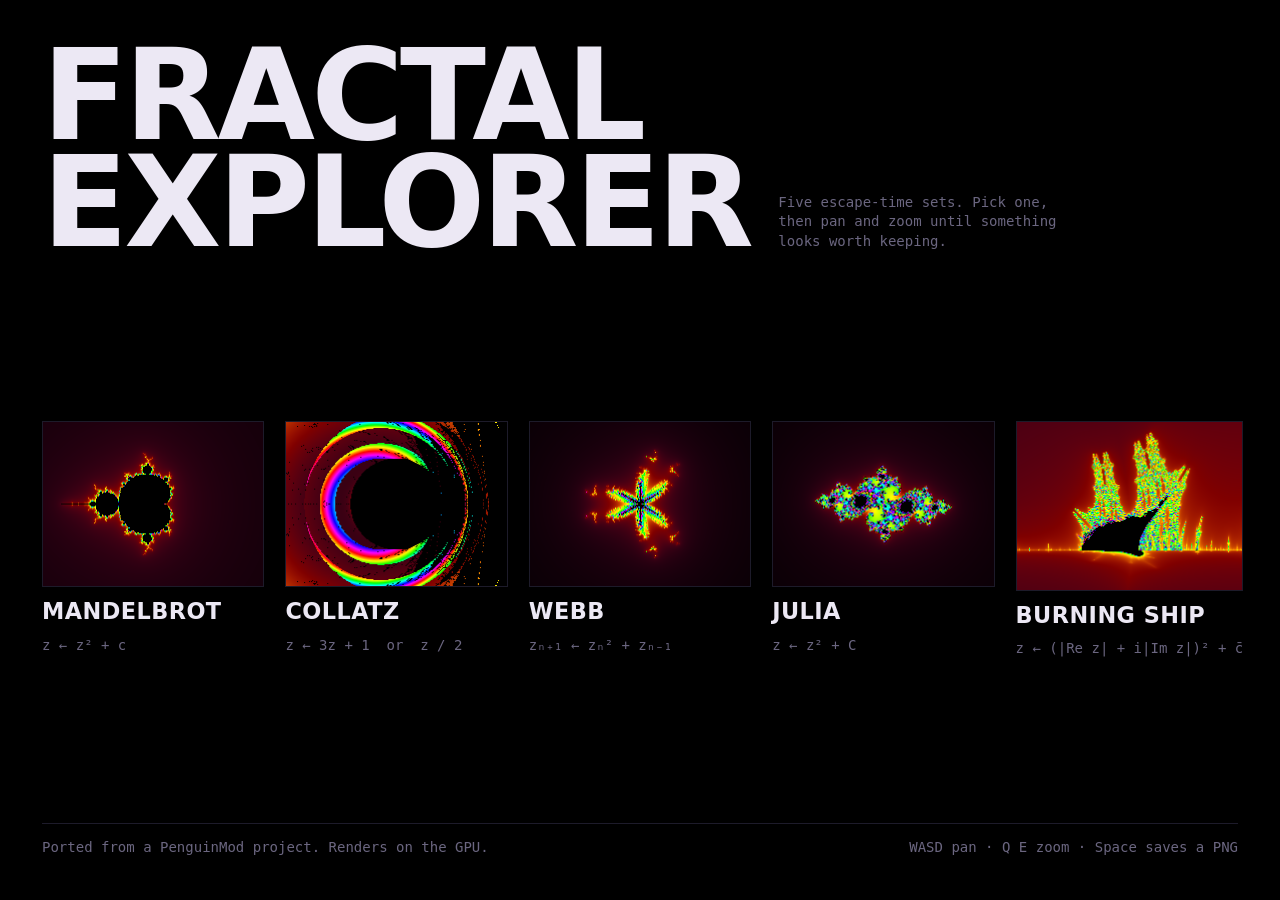
<file: index.html>
<!doctype html>
<html lang="en">
<head>
  <meta charset="utf-8" />
  <meta name="viewport" content="width=device-width, initial-scale=1, viewport-fit=cover, user-scalable=no" />
  <title>Fractal Explorer</title>
  <meta name="color-scheme" content="dark" />
  <meta name="theme-color" content="#000000" />
  <meta name="mobile-web-app-capable" content="yes" />
  <meta name="apple-mobile-web-app-capable" content="yes" />
  <meta name="apple-mobile-web-app-status-bar-style" content="black" />
  <link rel="manifest" href="manifest.webmanifest" />
  <link rel="icon" href="icon.svg" type="image/svg+xml" />
  <link rel="apple-touch-icon" href="icon-192.png" />
  <link rel="stylesheet" href="style.css" />
</head>
<body>
  <main id="menu" class="menu">
    <header class="menu-head">
      <h1 class="title">Fractal<br />Explorer</h1>
      <p class="lede">Five escape-time sets. Pick one, then pan and zoom until something looks worth keeping.</p>
    </header>

    <p id="gpu-error" class="gpu-error" hidden></p>

    <ul class="cards" id="cards" aria-label="Fractal sets">
      <li>
        <button class="card" data-set="mandelbrot" type="button">
          <canvas class="card-canvas" width="240" height="180" aria-hidden="true"></canvas>
          <span class="card-name">Mandelbrot</span>
          <span class="card-formula">z ← z² + c</span>
        </button>
      </li>
      <li>
        <button class="card" data-set="collatz" type="button">
          <canvas class="card-canvas" width="240" height="180" aria-hidden="true"></canvas>
          <span class="card-name">Collatz</span>
          <span class="card-formula">z ← 3z + 1  or  z / 2</span>
        </button>
      </li>
      <li>
        <button class="card" data-set="webb" type="button">
          <canvas class="card-canvas" width="240" height="180" aria-hidden="true"></canvas>
          <span class="card-name">Webb</span>
          <span class="card-formula">zₙ₊₁ ← zₙ² + zₙ₋₁</span>
        </button>
      </li>
      <li>
        <button class="card" data-set="julia" type="button">
          <canvas class="card-canvas" width="240" height="180" aria-hidden="true"></canvas>
          <span class="card-name">Julia</span>
          <span class="card-formula">z ← z² + C</span>
        </button>
      </li>
      <li>
        <button class="card" data-set="burningship" type="button">
          <canvas class="card-canvas" width="240" height="180" aria-hidden="true"></canvas>
          <span class="card-name">Burning Ship</span>
          <span class="card-formula">z ← (|Re z| + i|Im z|)² + c̄</span>
        </button>
      </li>
    </ul>

    <footer class="menu-foot">
      <span>Ported from a PenguinMod project. Renders on the GPU.</span>
      <span>WASD pan · Q E zoom · Space saves a PNG</span>
    </footer>
  </main>

  <section id="viewer" class="viewer" hidden>
    <canvas id="view" class="view"></canvas>

    <div class="topbar">
      <button id="back" class="btn" type="button" title="Back to menu (Esc)">← Menu</button>
      <span id="set-name" class="set-name"></span>
      <span id="set-c" class="set-c" hidden></span>
    </div>

    <aside class="hud" aria-live="polite">
      <div class="hud-row hud-c"><span class="hud-k">c</span> <button id="hud-c" class="hud-edit" type="button" title="Edit the coordinate (G)">0 + 0i</button></div>
      <div class="hud-row"><span class="hud-k">zoom</span> <button id="hud-zoom" class="hud-edit" type="button" title="Edit the zoom (G)">100×</button></div>
      <div class="hud-row"><span class="hud-k">iter</span> <span id="hud-iter">200</span> <span class="hud-dim">detail ×<span id="hud-detail">1</span></span></div>
      <div class="hud-row hud-dim"><span id="hud-status">idle</span></div>

      <div id="julia-panel" class="julia" hidden>
        <label class="goto-row"><span class="hud-k">re</span><input id="julia-re" class="goto-in" type="text" spellcheck="false" aria-label="Real part of C" /></label>
        <label class="goto-row"><span class="hud-k">im</span><input id="julia-im" class="goto-in" type="text" spellcheck="false" aria-label="Imaginary part of C" /></label>
        <div class="hud-bookmarks" id="julia-presets"></div>
        <span id="julia-error" class="goto-error" role="alert"></span>
      </div>

      <div class="hud-row hud-bookmarks" id="bookmarks"></div>

      <form id="goto" class="goto" hidden autocomplete="off">
        <label class="goto-row"><span class="hud-k">re</span><input id="goto-x" class="goto-in" type="text" spellcheck="false" /></label>
        <label class="goto-row"><span class="hud-k">im</span><input id="goto-y" class="goto-in" type="text" spellcheck="false" /></label>
        <label class="goto-row"><span class="hud-k">zoom</span><input id="goto-zoom" class="goto-in" type="text" spellcheck="false" placeholder="1e12, 2^1000, 10^301" /></label>
        <label class="goto-row"><span class="hud-k">any</span><input id="goto-any" class="goto-in" type="text" spellcheck="false" placeholder="paste a link, “x, y, zoom” or “x + yi @ zoom”" /></label>
        <div class="goto-actions">
          <button type="submit" class="btn btn-accent">Go</button>
          <button type="button" id="goto-cancel" class="btn">Cancel</button>
          <span id="goto-error" class="goto-error" role="alert"></span>
        </div>
      </form>
    </aside>

    <div class="controls" aria-label="Controls">
      <button id="detail-down" class="cbtn" type="button" title="Fewer iterations ( [ )" aria-label="Fewer iterations">◔</button>
      <button id="detail-up" class="cbtn" type="button" title="More iterations ( ] )" aria-label="More iterations">●</button>
      <button id="save" class="cbtn cbtn-accent" type="button" title="Save PNG (Space)" aria-label="Save PNG">
        <svg viewBox="0 0 24 24" width="22" height="22" aria-hidden="true"><path fill="currentColor" d="M9 3 7.2 5H4a2 2 0 0 0-2 2v11a2 2 0 0 0 2 2h16a2 2 0 0 0 2-2V7a2 2 0 0 0-2-2h-3.2L15 3H9zm3 5a4.5 4.5 0 1 1 0 9 4.5 4.5 0 0 1 0-9zm0 2a2.5 2.5 0 1 0 0 5 2.5 2.5 0 0 0 0-5z"/></svg>
      </button>
    </div>

    <p class="help" id="help">drag or WASD to pan · wheel or Q E to zoom · [ ] detail · G or paste to go somewhere · Space saves</p>
  </section>

  <script type="module" src="app.js"></script>
</body>
</html>
</file>
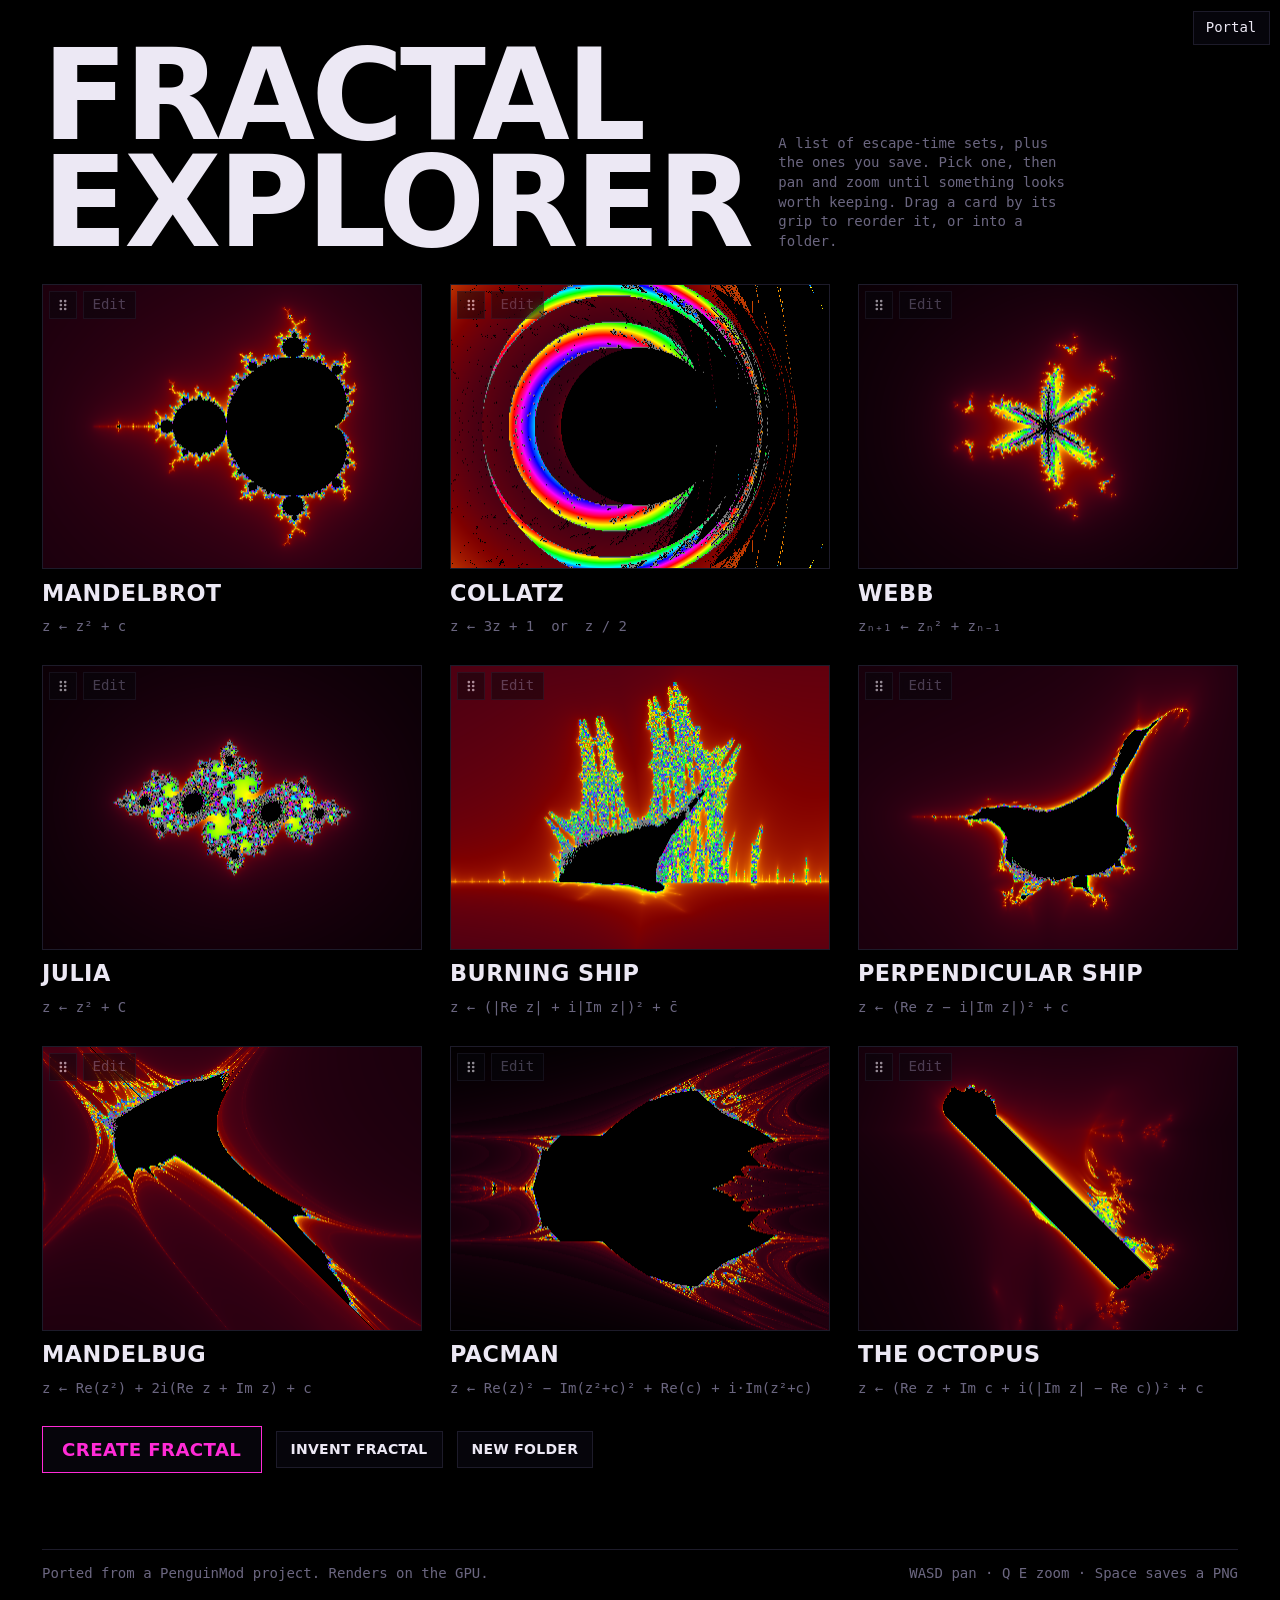
<file: app/index.html>
<!doctype html>
<html lang="en">
<head>
  <meta charset="utf-8" />
  <meta name="viewport" content="width=device-width, initial-scale=1, viewport-fit=cover, user-scalable=no" />
  <title>Fractal Explorer</title>
  <meta name="color-scheme" content="dark" />
  <meta name="theme-color" content="#000000" />
  <link rel="icon" href="icon.svg" type="image/svg+xml" />
  <link rel="apple-touch-icon" href="icon-192.png" />
  <link rel="stylesheet" href="../design/tokens.css" />
  <link rel="stylesheet" href="../design/base.css" />
  <link rel="stylesheet" href="../design/chrome.css" />
  <link rel="stylesheet" href="menu.css" />
  <link rel="stylesheet" href="editor.css" />
  <link rel="stylesheet" href="viewer.css" />
  <link rel="stylesheet" href="hud.css" />
  <link rel="stylesheet" href="timeline.css" />
</head>
<body>
  <a id="portal" class="btn portal-link" href="../portal/" title="Back to the portal">Portal</a>

  <main id="menu" class="page">
    <header class="page-head">
      <h1 class="title">Fractal<br />Explorer</h1>
      <p class="lede">A list of escape-time sets, plus the ones you save. Pick one, then pan and zoom until something looks worth keeping. Drag a card by its grip to reorder it, or into a folder.</p>
    </header>

    <p id="gpu-error" class="gpu-error" hidden></p>

    <ul class="cards" id="cards" aria-label="Fractal sets"></ul>

    <p class="create">
      <button id="create" class="btn btn-accent create-btn" type="button">Create Fractal</button>
      <button id="invent-fractal" class="btn create-folder" type="button"
              title="Open the editor on a formula made up on the spot">Invent Fractal</button>
      <button id="new-folder" class="btn create-folder" type="button">New Folder</button>
    </p>
    <p id="menu-note" class="menu-note" role="status"></p>

    <footer class="page-foot">
      <span>Ported from a PenguinMod project. Renders on the GPU.</span>
      <span>WASD pan · Q E zoom · Space saves a PNG</span>
    </footer>
  </main>

  <main id="editor" class="page" hidden>
    <header class="page-head">
      <h1 class="title"><span id="editor-verb">Create</span><br />Fractal</h1>
      <p class="lede">One formula, iterated until it escapes, from starting values you set. Add variables of your own, or have one made up. Render it once, or save it to the menu.</p>
    </header>

    <div class="editor">
      <form id="editor-form" class="editor-form" autocomplete="off">
        <label class="editor-label" for="fractal-name">Name</label>
        <input id="fractal-name" class="input editor-name" type="text" maxlength="40" spellcheck="false"
               aria-describedby="save-help" />

        <div class="editor-head">
          <label class="editor-label" for="formula">Formula</label>
          <button type="button" id="invent" class="btn editor-make"
                  title="Put up a formula made of parts picked at random">Invent</button>
          <button type="button" id="tweak" class="btn editor-make"
                  title="Change this formula in one or two small ways">Tweak</button>
        </div>
        <div class="editor-field">
          <div id="formula-ink" class="editor-ink" aria-hidden="true"></div>
          <input id="formula" class="input editor-input" type="text" spellcheck="false" autocapitalize="off"
                 placeholder="Z_(n+1) = Z_(n)^2 + C" aria-describedby="formula-help make-help" />
        </div>
        <p id="make-help" class="editor-help">
          <span><b>Invent</b> makes one up, out of powers, bars, waves, earlier steps and c</span>
          <span><b>Tweak</b> moves this one a step: an exponent, a bar, a term</span>
          <span>each press draws again</span>
        </p>
        <p id="formula-help" class="editor-help">
          <span class="tok-var" id="formula-vars">z c x y</span>
          <span class="tok-num">numbers</span>
          <span class="tok-const">i pi e</span>
          <span class="tok-op">+ − × ÷ ^</span>
          <span class="tok-nest-0">( ) and | | nest in colour</span>
          <span class="tok-func">abs re im conj exp log sqrt sin cos tan sinh cosh tanh</span>
          <span>|z| is abs z</span>
          <span><span class="tok-var">z</span><span class="tok-index">ₙ₋₁</span> is the step before, back to <span class="tok-var">z</span><span class="tok-index">ₙ₋₈</span></span>
        </p>

        <div class="editor-seeds" id="editor-seeds">
          <div class="editor-seed">
            <label class="editor-label" for="seed-z">z₀</label>
            <div class="editor-field">
              <div id="seed-z-ink" class="editor-ink" aria-hidden="true"></div>
              <input id="seed-z" class="input editor-input" type="text" spellcheck="false" autocapitalize="off"
                     placeholder="0+0i" aria-describedby="seed-help" />
            </div>
          </div>
          <div class="editor-seed">
            <label class="editor-label" for="seed-c">c</label>
            <div class="editor-field">
              <div id="seed-c-ink" class="editor-ink" aria-hidden="true"></div>
              <input id="seed-c" class="input editor-input" type="text" spellcheck="false" autocapitalize="off"
                     placeholder="x+yi" aria-describedby="seed-help" />
            </div>
          </div>
        </div>
        <p class="editor-add">
          <button type="button" id="add-var" class="btn">+ Variable</button>
        </p>
        <p id="seed-help" class="editor-help">
          <span class="tok-var">x y</span>
          <span>the real and imaginary parts of the point being checked, in a starting value or the formula</span>
          <span>z₀ = 0 with c = x+yi is the Mandelbrot set</span>
          <span>a z₋₁ appears for each step the formula reaches back, and the orbit starts there</span>
          <span>an added variable takes x and y as well, and holds its value as c does</span>
        </p>

        <div class="editor-actions">
          <button type="submit" class="btn btn-accent">Render</button>
          <button type="button" id="editor-save" class="btn">Save</button>
          <button type="button" id="editor-cancel" class="btn">Cancel</button>
          <span id="formula-error" class="goto-error" role="alert"></span>
        </div>
        <p id="save-help" class="editor-help">Save adds it to the menu under this name, and keeps it in this browser.</p>
        <p class="editor-fixed">Fixed in this first version: the orbit escapes at |z| &gt; 100, and the zoom stops at 10⁶.</p>
      </form>

      <aside id="preview" class="editor-preview">
        <span class="editor-label">Preview</span>
        <canvas id="preview-canvas" class="thumb" width="320" height="240" aria-hidden="true"></canvas>
        <p id="preview-note" class="preview-note" aria-live="polite"></p>
      </aside>
    </div>

    <footer class="page-foot">
      <span>The formula becomes a fragment shader and draws like the built-in sets.</span>
      <span>Esc goes back</span>
    </footer>
  </main>

  <section id="viewer" class="viewer" hidden>
    <canvas id="view" class="view"></canvas>
    <canvas id="plane" class="plane" aria-hidden="true" hidden></canvas>

    <div class="topbar">
      <button id="back" class="btn" type="button" title="Back to menu (Esc)">← Menu</button>
      <span id="set-name" class="set-name"></span>
      <span id="set-c" class="set-c" hidden></span>
    </div>

    <aside class="hud panel">
      <div id="hud-body" class="hud-body" aria-live="polite">
        <div class="hud-row hud-c"><span class="hud-k">c</span> <button id="hud-c" class="hud-edit" type="button" title="Edit the coordinate (G)">0 + 0i</button></div>
        <div class="hud-row"><span class="hud-k">zoom</span> <button id="hud-zoom" class="hud-edit" type="button" title="Edit the zoom (G)">100×</button></div>
        <div class="hud-row"><span class="hud-k">rot</span> <button id="hud-angle" class="hud-edit" type="button" title="Edit the rotation (G). Z and X turn it, R levels it">0°</button></div>
        <div class="hud-row"><span class="hud-k">iter</span> <span id="hud-iter">200</span>
          <button id="iter-mode" class="iter-mode" type="button">auto</button>
          <span id="hud-detail" class="hud-dim">×1</span></div>
        <input id="iter-slider" class="iter-slider" type="range" min="32" max="133" step="1" value="61"
               aria-label="Iteration count" title="Iteration count ( [ and ] )" />
        <div class="hud-row hud-dim"><span id="hud-status">idle</span></div>
        <div id="palettes" class="hud-row palette-groups" aria-label="Colourway"></div>

        <div id="julia-panel" class="julia" hidden>
          <canvas id="julia-map" class="minimap" width="256" height="256" tabindex="0"
                  title="Pick C off the Mandelbrot set. Drag, or arrow keys to nudge."
                  aria-label="Mandelbrot map: click or use the arrow keys to set C"></canvas>
          <label class="goto-row"><span class="hud-k">re</span><input id="julia-re" class="input" type="text" spellcheck="false" aria-label="Real part of C" /></label>
          <label class="goto-row"><span class="hud-k">im</span><input id="julia-im" class="input" type="text" spellcheck="false" aria-label="Imaginary part of C" /></label>
          <div class="hud-bookmarks" id="julia-presets"></div>
          <span id="julia-error" class="goto-error" role="alert"></span>
        </div>

        <div id="vars-panel" class="vars" hidden>
          <span class="hud-k vars-title">vars</span>
          <div id="vars-rows" class="vars-rows"></div>
          <span id="vars-error" class="goto-error" role="alert"></span>
        </div>

        <div class="hud-row hud-bookmarks" id="bookmarks"></div>

        <form id="goto" class="goto" hidden autocomplete="off">
          <label class="goto-row"><span class="hud-k">re</span><input id="goto-x" class="input" type="text" spellcheck="false" /></label>
          <label class="goto-row"><span class="hud-k">im</span><input id="goto-y" class="input" type="text" spellcheck="false" /></label>
          <label class="goto-row"><span class="hud-k">zoom</span><input id="goto-zoom" class="input" type="text" spellcheck="false" placeholder="1e12, 2^1000, 10^301" /></label>
          <label class="goto-row"><span class="hud-k">rot</span><input id="goto-rot" class="input" type="text" spellcheck="false" placeholder="degrees anticlockwise" /></label>
          <label class="goto-row"><span class="hud-k">any</span><input id="goto-any" class="input" type="text" spellcheck="false" placeholder="paste a link, “x, y, zoom” or “x + yi @ zoom”" /></label>
          <div class="goto-actions">
            <button type="submit" class="btn btn-accent">Go</button>
            <button type="button" id="goto-cancel" class="btn">Cancel</button>
            <span id="goto-error" class="goto-error" role="alert"></span>
          </div>
        </form>
      </div>

      <button id="hud-toggle" class="hud-toggle" type="button" aria-expanded="true" aria-controls="hud-body" title="Hide the panel (H)">▾ hud</button>
    </aside>

    <div class="controls" aria-label="Controls">
      <button id="plane-toggle" class="cbtn" type="button" title="Show the complex plane (P)"
              aria-label="Show the complex plane" aria-pressed="false">
        <svg viewBox="0 0 24 24" width="22" height="22" aria-hidden="true">
          <g fill="none" stroke="currentColor" stroke-width="1.6">
            <rect x="3.5" y="3.5" width="17" height="17" rx="4"/>
            <path d="M12 4.5v15M4.5 12h15"/>
          </g>
          <path d="M8 4.5v15M16 4.5v15M4.5 8h15M4.5 16h15" fill="none" stroke="currentColor"
                stroke-width="1" opacity="0.45"/>
        </svg>
      </button>
      <button id="dive" class="cbtn" type="button" title="Dive into a random spot (F)" aria-label="Dive into a random spot">
        <svg viewBox="0 0 24 24" width="22" height="22" aria-hidden="true">
          <rect x="3.5" y="3.5" width="17" height="17" rx="4" fill="none" stroke="currentColor" stroke-width="1.6"/>
          <g fill="currentColor">
            <circle cx="8.5" cy="8.5" r="1.7"/><circle cx="15.5" cy="8.5" r="1.7"/><circle cx="12" cy="12" r="1.7"/>
            <circle cx="8.5" cy="15.5" r="1.7"/><circle cx="15.5" cy="15.5" r="1.7"/>
          </g>
        </svg>
      </button>
      <button id="animate" class="cbtn" type="button" title="Animation timeline (V)"
              aria-label="Animation timeline" aria-pressed="false">
        <svg viewBox="0 0 24 24" width="22" height="22" aria-hidden="true">
          <g fill="none" stroke="currentColor" stroke-width="1.6">
            <rect x="2.5" y="5.5" width="19" height="13" rx="2"/>
            <path d="M7 5.5v13M17 5.5v13"/>
          </g>
          <g fill="currentColor">
            <rect x="4" y="7.5" width="1.8" height="1.8"/><rect x="4" y="11.1" width="1.8" height="1.8"/><rect x="4" y="14.7" width="1.8" height="1.8"/>
            <rect x="18.2" y="7.5" width="1.8" height="1.8"/><rect x="18.2" y="11.1" width="1.8" height="1.8"/><rect x="18.2" y="14.7" width="1.8" height="1.8"/>
          </g>
        </svg>
      </button>
      <button id="help-toggle" class="cbtn" type="button" title="Hide the key list (?)"
              aria-label="Key list" aria-pressed="true" aria-controls="help">
        <svg viewBox="0 0 24 24" width="22" height="22" aria-hidden="true">
          <rect x="3.5" y="3.5" width="17" height="17" rx="4" fill="none" stroke="currentColor" stroke-width="1.6"/>
          <path d="M9.5 9.9a2.55 2.55 0 1 1 2.5 3v1.5" fill="none" stroke="currentColor" stroke-width="1.6" stroke-linecap="round"/>
          <circle cx="12" cy="16.9" r="1.15" fill="currentColor"/>
        </svg>
      </button>
      <button id="save" class="cbtn cbtn-accent" type="button" title="Save PNG (Space)" aria-label="Save PNG">
        <svg viewBox="0 0 24 24" width="22" height="22" aria-hidden="true"><path fill="currentColor" d="M9 3 7.2 5H4a2 2 0 0 0-2 2v11a2 2 0 0 0 2 2h16a2 2 0 0 0 2-2V7a2 2 0 0 0-2-2h-3.2L15 3H9zm3 5a4.5 4.5 0 1 1 0 9 4.5 4.5 0 0 1 0-9zm0 2a2.5 2.5 0 1 0 0 5 2.5 2.5 0 0 0 0-5z"/></svg>
      </button>
    </div>

    <p class="help panel" id="help">
      <span>drag or WASD to pan</span>
      <span>wheel or Q E to zoom</span>
      <span>Z X turn, R levels</span>
      <span>[ ] iterations, I fixes them</span>
      <span>, . colour</span>
      <span>P the plane</span>
      <span>H folds the panel</span>
      <span>G or paste to go somewhere</span>
      <span>F dives somewhere new</span>
      <span>V animates</span>
      <span>Space saves</span>
      <span>? hides this</span>
    </p>

    <section id="timeline" class="timeline panel" hidden aria-label="Animation timeline">
      <div class="tl-bar">
        <span class="tl-title">Animation</span>
        <button id="tl-add" class="btn btn-accent" type="button" title="Take a keyframe where the view stands (K)">+ Keyframe</button>
        <button id="tl-play" class="btn" type="button" title="Play the animation">▶ Play</button>
        <input id="tl-scrub" class="tl-scrub" type="range" min="0" max="1" step="0.001" value="0"
               aria-label="Scrub the animation" />
        <span id="tl-time" class="tl-time">0.0 / 0.0 s</span>
        <label class="tl-field"><span class="hud-k">ease</span><select id="tl-ease" class="input"></select></label>
        <span class="tl-gap"></span>
        <button id="tl-render" class="btn" type="button">Render…</button>
        <button id="tl-text" class="btn" type="button" title="This animation as text, to keep or to paste back">Text</button>
        <button id="tl-clear" class="btn" type="button">Clear</button>
        <button id="tl-close" class="tl-close" type="button" title="Close the timeline (V)" aria-label="Close the timeline">×</button>
      </div>

      <ol id="tl-keys" class="tl-keys"></ol>
      <p id="tl-empty" class="tl-empty">Put the view somewhere worth starting from and press <b>+ Keyframe</b>. Move it and press again: the animation runs from each keyframe to the next, zooming, panning and turning the whole way. A keyframe also holds the formula's own variables, so leaving the view where it is and moving one of those instead animates the fractal rather than the camera.</p>

      <form id="tl-export" class="tl-export" hidden autocomplete="off">
        <label class="tl-field"><span class="hud-k">format</span><select id="tl-format" class="input"></select></label>
        <label class="tl-field"><span class="hud-k">size</span><select id="tl-size" class="input"></select></label>
        <label class="tl-field"><span class="hud-k">fps</span><select id="tl-fps" class="input"></select></label>
        <label class="tl-field" id="tl-quality-field"><span class="hud-k">quality</span><select id="tl-quality" class="input"></select></label>
        <label class="tl-field tl-check" id="tl-dither-field"><input id="tl-dither" type="checkbox" /><span>dither</span></label>
        <label class="tl-field"><span class="hud-k">detail</span><select id="tl-detail" class="input"></select></label>
        <button type="submit" class="btn btn-accent">Render</button>
        <button type="button" id="tl-export-cancel" class="btn">Cancel</button>
        <p id="tl-estimate" class="tl-estimate"></p>
      </form>

      <div id="tl-progress" class="tl-progress" hidden>
        <progress id="tl-bar" max="1" value="0"></progress>
        <span id="tl-progress-text" role="status"></span>
        <button type="button" id="tl-stop" class="btn">Stop</button>
      </div>

      <div id="tl-textbox" class="tl-textbox" hidden>
        <textarea id="tl-json" class="input" rows="6" spellcheck="false"
                  aria-label="This animation as text"></textarea>
        <div class="tl-textbox-actions">
          <button type="button" id="tl-apply" class="btn btn-accent">Apply</button>
          <button type="button" id="tl-copy" class="btn">Copy</button>
          <button type="button" id="tl-text-close" class="btn">Close</button>
        </div>
      </div>

      <p id="tl-note" class="tl-note" role="status"></p>
    </section>
  </section>

  <script type="module" src="app.js"></script>
</body>
</html>
</file>
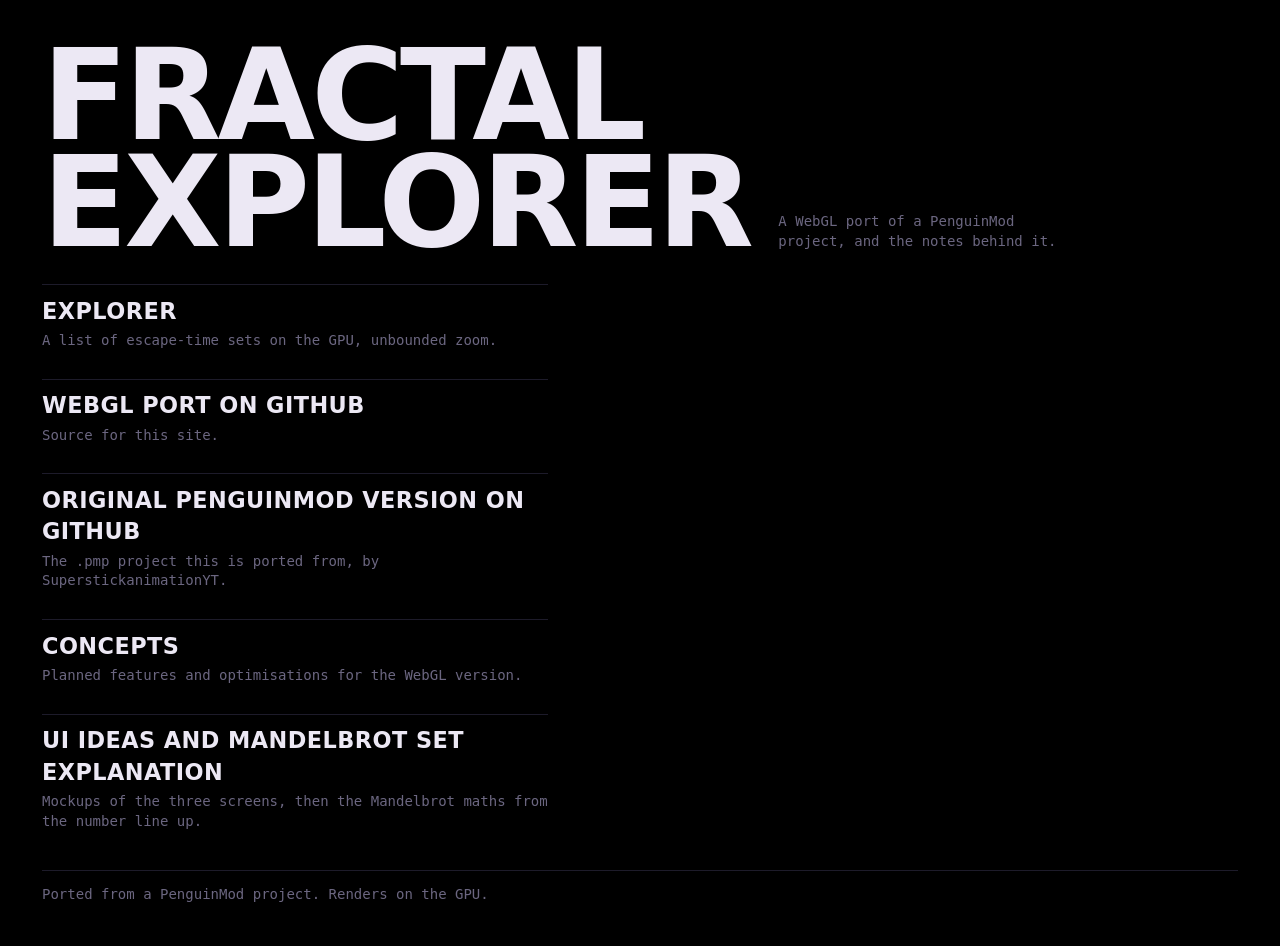
<file: portal/index.html>
<!doctype html>
<html lang="en">
<head>
  <meta charset="utf-8" />
  <script>
    // Old share links pointed at the root, so "/#mandelbrot@x,y,zoom" now lands
    // here. Hand it to the explorer before anything paints.
    if (/^#\w+@/.test(location.hash)) location.replace('../app/' + location.search + location.hash);
  </script>
  <meta name="viewport" content="width=device-width, initial-scale=1, viewport-fit=cover" />
  <title>Fractal Explorer</title>
  <meta name="color-scheme" content="dark" />
  <meta name="theme-color" content="#000000" />
  <link rel="icon" href="../app/icon.svg" type="image/svg+xml" />
  <link rel="stylesheet" href="../design/tokens.css" />
  <link rel="stylesheet" href="../design/base.css" />
  <link rel="stylesheet" href="../design/chrome.css" />
  <link rel="stylesheet" href="style.css" />
</head>
<body>
  <main class="page">
    <header class="page-head">
      <h1 class="title">Fractal<br />Explorer</h1>
      <p class="lede">A WebGL port of a PenguinMod project, and the notes behind it.</p>
    </header>

    <ul class="links">
      <li>
        <a href="../app/">
          <span class="link-name">Explorer</span>
          <span class="link-note">A list of escape-time sets on the GPU, unbounded zoom.</span>
        </a>
      </li>
      <li>
        <a href="https://github.com/notFrost/fractal-explorer" target="_blank" rel="noopener">
          <span class="link-name">WebGL port on GitHub</span>
          <span class="link-note">Source for this site.</span>
        </a>
      </li>
      <li>
        <a href="https://github.com/SuperstickanimationYT/Keagan-s-Programming-Projects" target="_blank" rel="noopener">
          <span class="link-name">Original PenguinMod version on GitHub</span>
          <span class="link-note">The .pmp project this is ported from, by SuperstickanimationYT.</span>
        </a>
      </li>
      <li>
        <a href="https://docs.google.com/document/d/1wALFrVkk-_85uonUViMuUSTZKa7qo9Y2_SntRH9WcOk/edit?tab=t.z3wxgfwz3l2n" target="_blank" rel="noopener">
          <span class="link-name">Concepts</span>
          <span class="link-note">Planned features and optimisations for the WebGL version.</span>
        </a>
      </li>
      <li>
        <a href="https://docs.google.com/presentation/d/106CdTgZM5HDGHa4PEzCIYkgsmnusUUAUXT4-2Fnl71c/edit?slide=id.g3fa4a353cbd_9_0#slide=id.g3fa4a353cbd_9_0" target="_blank" rel="noopener">
          <span class="link-name">UI ideas and Mandelbrot set explanation</span>
          <span class="link-note">Mockups of the three screens, then the Mandelbrot maths from the number line up.</span>
        </a>
      </li>
    </ul>

    <footer class="page-foot">
      <span>Ported from a PenguinMod project. Renders on the GPU.</span>
    </footer>
  </main>
</body>
</html>
</file>
<file: style.css>
/* Palette lifted from the original: black backdrop, pen base #0400ff,
   and the magenta the escape gradient starts at. */
:root {
  --bg: #000000;
  --ink: #ece8f4;
  --dim: #6b6680;
  --line: #1d1b2a;
  --panel: rgba(8, 7, 14, 0.82);
  --blue: #0400ff;
  --magenta: #ff2bd6;

  --display: "Bahnschrift", "Avenir Next Condensed", "Arial Narrow", "Roboto Condensed", "Helvetica Neue", system-ui, sans-serif;
  --mono: ui-monospace, "Cascadia Mono", "SF Mono", Menlo, Consolas, "DejaVu Sans Mono", monospace;
}

* { box-sizing: border-box; }

html, body {
  margin: 0;
  height: 100%;
  background: var(--bg);
  color: var(--ink);
  font-family: var(--mono);
  font-size: 14px;
  line-height: 1.4;
  -webkit-font-smoothing: antialiased;
}

button {
  font: inherit;
  color: inherit;
  background: none;
  border: 0;
  padding: 0;
  cursor: pointer;
}

:focus-visible {
  outline: 2px solid var(--magenta);
  outline-offset: 3px;
}

/* ---------- Menu ---------- */

.menu {
  min-height: 100%;
  display: grid;
  grid-template-rows: auto 1fr auto;
  gap: 2rem;
  padding: clamp(1.25rem, 4vw, 3rem);
}

.menu[hidden] { display: none; }

.menu-head {
  display: grid;
  grid-template-columns: auto 1fr;
  align-items: end;
  gap: 2rem;
}

.title {
  margin: 0;
  font-family: var(--display);
  font-stretch: condensed;
  font-weight: 700;
  text-transform: uppercase;
  font-size: clamp(3.5rem, 12vw, 9rem);
  line-height: 0.85;
  letter-spacing: -0.03em;
  color: var(--ink);
}

.lede {
  margin: 0 0 0.35em;
  max-width: 34ch;
  color: var(--dim);
}

.gpu-error {
  margin: 0;
  padding: 0.75rem 1rem;
  border: 1px solid var(--magenta);
  color: var(--magenta);
}

.cards {
  list-style: none;
  margin: 0;
  padding: 0;
  display: grid;
  grid-template-columns: repeat(auto-fit, minmax(200px, 1fr));
  gap: 1.5rem;
  align-content: center;
}

.card {
  display: grid;
  grid-template-rows: auto auto auto;
  gap: 0.6rem;
  width: 100%;
  text-align: left;
  transform: rotate(0deg) scale(1);
  transition: transform 220ms ease;
}

.card-canvas {
  display: block;
  width: 100%;
  height: auto;
  aspect-ratio: 4 / 3;
  border: 1px solid var(--line);
  background: #000;
  image-rendering: auto;
}

.card-name {
  font-family: var(--display);
  font-stretch: condensed;
  font-weight: 700;
  text-transform: uppercase;
  font-size: 1.6rem;
  letter-spacing: 0.02em;
}

.card-formula {
  color: var(--dim);
  white-space: pre;
}

.card:hover,
.card:focus-visible {
  transform: scale(1.06);
  animation: wobble 900ms ease-in-out infinite;
}

.card:hover .card-name,
.card:focus-visible .card-name {
  color: var(--magenta);
}

/* The original rocked hovered buttons between 88° and 92°. */
@keyframes wobble {
  0%   { transform: scale(1.06) rotate(0deg); }
  25%  { transform: scale(1.06) rotate(2deg); }
  75%  { transform: scale(1.06) rotate(-2deg); }
  100% { transform: scale(1.06) rotate(0deg); }
}

.menu-foot {
  display: flex;
  justify-content: space-between;
  gap: 1rem;
  flex-wrap: wrap;
  color: var(--dim);
  border-top: 1px solid var(--line);
  padding-top: 1rem;
}

/* ---------- Viewer ---------- */

body.viewing { overflow: hidden; }

.viewer {
  position: fixed;
  inset: 0;
  overflow: hidden;
  touch-action: none;
  user-select: none;
}

.viewer[hidden] { display: none; }

.view {
  position: absolute;
  inset: 0;
  width: 100%;
  height: 100%;
  display: block;
  cursor: grab;
}

.view.dragging { cursor: grabbing; }

.topbar {
  position: absolute;
  top: 0;
  left: 0;
  right: 0;
  display: flex;
  align-items: center;
  gap: 0.75rem;
  padding: 0.75rem;
  padding-top: max(0.75rem, env(safe-area-inset-top));
}

.set-name {
  font-family: var(--display);
  font-stretch: condensed;
  font-weight: 700;
  text-transform: uppercase;
  font-size: 1.25rem;
  letter-spacing: 0.04em;
}

/* Julia's parameter, next to the set name so it survives a screenshot. */
.set-c {
  color: var(--dim);
  overflow-wrap: anywhere;
}

.set-c[hidden] { display: none; }

.btn {
  padding: 0.45rem 0.8rem;
  background: var(--panel);
  border: 1px solid var(--line);
  backdrop-filter: blur(6px);
}

.btn:hover { border-color: var(--dim); }

.btn-accent {
  border-color: var(--magenta);
  color: var(--magenta);
}

.btn-accent:hover {
  background: var(--magenta);
  color: #000;
}

.hud {
  position: absolute;
  left: 0.75rem;
  bottom: max(0.75rem, env(safe-area-inset-bottom));
  padding: 0.6rem 0.8rem;
  background: var(--panel);
  border: 1px solid var(--line);
  backdrop-filter: blur(6px);
  display: grid;
  gap: 0.15rem;
  max-width: min(calc(100vw - 1.5rem), 52ch);
}

.hud-row { white-space: normal; overflow-wrap: anywhere; }
.hud-c { font-size: 1.1rem; word-break: break-all; max-width: 44ch; }
.hud-k { color: var(--dim); display: inline-block; min-width: 4ch; }
.hud-dim { color: var(--dim); }

.hud-bookmarks {
  display: flex;
  flex-wrap: wrap;
  gap: 0.4rem;
  margin-top: 0.35rem;
}

.hud-bookmarks:empty { display: none; }

/* The coordinate and zoom lines open the go-to form. */
.hud-edit {
  text-align: left;
  border-bottom: 1px dotted transparent;
  cursor: text;
}

.hud-edit:hover { border-color: var(--dim); }

.goto,
.julia {
  display: grid;
  gap: 0.35rem;
  margin-top: 0.5rem;
  padding-top: 0.5rem;
  border-top: 1px solid var(--line);
}

.goto[hidden],
.julia[hidden] { display: none; }

/* Julia's C: two inputs and the named parameters from the original. */
.julia .hud-bookmarks { margin-top: 0.15rem; }
.julia .goto-error:empty { display: none; }

.goto-row {
  display: grid;
  grid-template-columns: 4ch 1fr;
  align-items: center;
  gap: 0.4rem;
}

.goto-in {
  font: inherit;
  color: var(--ink);
  background: #000;
  border: 1px solid var(--line);
  padding: 0.3rem 0.45rem;
  min-width: 0;
  width: 100%;
}

.goto-in:focus { outline: none; border-color: var(--magenta); }
.goto-in::placeholder { color: var(--dim); }

.goto-actions {
  display: flex;
  align-items: center;
  gap: 0.5rem;
  margin-top: 0.15rem;
}

.goto-error { color: var(--magenta); }

.bookmark {
  color: var(--dim);
  border-bottom: 1px dotted var(--dim);
}

.bookmark:hover { color: var(--magenta); border-color: var(--magenta); }

.help {
  position: absolute;
  right: 0.75rem;
  bottom: max(0.75rem, env(safe-area-inset-bottom));
  margin: 0;
  color: var(--dim);
  text-align: right;
}

/* Control bar: iteration detail down/up and screenshot. Same on every device. */

.controls {
  position: absolute;
  right: max(0.75rem, env(safe-area-inset-right));
  bottom: calc(max(0.75rem, env(safe-area-inset-bottom)) + 2rem);
  display: flex;
  gap: 0.5rem;
}

.cbtn {
  width: 3rem;
  height: 3rem;
  display: grid;
  place-items: center;
  font-size: 1.1rem;
  line-height: 1;
  color: var(--ink);
  background: var(--panel);
  border: 1px solid var(--dim);
  border-radius: 50%;
  backdrop-filter: blur(6px);
  touch-action: manipulation;
  -webkit-tap-highlight-color: transparent;
}

.cbtn-accent { border-color: var(--magenta); color: var(--magenta); }
.cbtn:hover { border-color: var(--ink); }
.cbtn:active, .cbtn-accent:hover { background: var(--magenta); border-color: var(--magenta); color: #000; }

@media (pointer: coarse) {
  .help { display: none; }
  .controls { bottom: max(0.75rem, env(safe-area-inset-bottom)); }
}

/* Narrow screens: the HUD owns the bottom, so the controls join the top bar. */
@media (max-width: 720px) {
  .help { display: none; }
  .controls {
    top: max(0.75rem, env(safe-area-inset-top));
    bottom: auto;
  }
  .cbtn { width: 2.5rem; height: 2.5rem; font-size: 1rem; }
  .cbtn svg { width: 18px; height: 18px; }
  .set-name { font-size: 1rem; }
  .hud { max-width: calc(100vw - 1.5rem); }
  .hud-c { font-size: 0.9rem; }
}

@media (prefers-reduced-motion: reduce) {
  .card { transition: none; }
  .card:hover, .card:focus-visible { animation: none; transform: scale(1.03); }
}
</file>
<file: design/tokens.css>
/* Design tokens: the one place colours, type and motion are defined.
   Every sheet reads these; none redefines them. A toy that wants its own
   mood overrides a token on :root in its own sheet, after this one.

   Palette lifted from the original: black backdrop, pen base #0400ff,
   and the magenta the escape gradient starts at. */
:root {
  --bg: #000000;
  --ink: #ece8f4;
  --dim: #6b6680;
  --line: #1d1b2a;
  --panel: rgba(8, 7, 14, 0.82);
  --blue: #0400ff;
  --magenta: #ff2bd6;
  --select: rgba(255, 43, 214, 0.32);

  /* Syntax colours for a typed formula. The nest ramp cycles with depth, so
     matching brackets and bars share a colour and neighbours never do. */
  --syn-var: var(--magenta);
  --syn-num: #ffc857;
  --syn-const: #b388ff;
  --syn-func: #4fd8ff;
  --syn-op: #8c86a8;
  --syn-bad: #ff5470;
  --syn-nest-0: #f2eeff;
  --syn-nest-1: #58e8a0;
  --syn-nest-2: #ff9d4d;
  --syn-nest-3: #6aa8ff;
  --syn-nest-4: #ff7ad9;
  --syn-nest-5: #d8f45c;

  --display: "Bahnschrift", "Avenir Next Condensed", "Arial Narrow", "Roboto Condensed", "Helvetica Neue", system-ui, sans-serif;
  --mono: ui-monospace, "Cascadia Mono", "SF Mono", Menlo, Consolas, "DejaVu Sans Mono", monospace;

  --glass: blur(6px);
  --motion: 220ms ease;
}
</file>
<file: design/base.css>
/* Reset and document defaults. Loads after tokens.css. */
* { box-sizing: border-box; }

html, body {
  margin: 0;
  height: 100%;
  background: var(--bg);
  color: var(--ink);
  font-family: var(--mono);
  font-size: 14px;
  line-height: 1.4;
  -webkit-font-smoothing: antialiased;
}

button {
  font: inherit;
  color: inherit;
  background: none;
  border: 0;
  padding: 0;
  cursor: pointer;
}

:focus-visible {
  outline: 2px solid var(--magenta);
  outline-offset: 3px;
}
</file>
<file: design/chrome.css>
/* Shared chrome: the page shell and the handful of controls every page
   uses. Layout that belongs to one page stays in that page's own sheet. */

/* ---------- Page shell ---------- */

.page {
  min-height: 100%;
  display: grid;
  grid-template-rows: auto 1fr auto;
  gap: 2rem;
  padding: clamp(1.25rem, 4vw, 3rem);
}

.page[hidden] { display: none; }

.page-head {
  display: grid;
  grid-template-columns: auto 1fr;
  align-items: end;
  gap: 2rem;
}

.title {
  margin: 0;
  font-family: var(--display);
  font-stretch: condensed;
  font-weight: 700;
  text-transform: uppercase;
  font-size: clamp(3.5rem, 12vw, 9rem);
  line-height: 0.85;
  letter-spacing: -0.03em;
}

.lede {
  margin: 0 0 0.35em;
  max-width: 34ch;
  color: var(--dim);
}

.page-foot {
  display: flex;
  justify-content: space-between;
  gap: 1rem;
  flex-wrap: wrap;
  color: var(--dim);
  border-top: 1px solid var(--line);
  padding-top: 1rem;
}

/* Narrow screens: the lede goes under the title instead of beside it. */
@media (max-width: 720px) {
  .page-head { grid-template-columns: 1fr; gap: 1rem; align-items: start; }
}

/* ---------- Controls ---------- */

/* Translucent surface for anything floating over a canvas. */
.panel {
  background: var(--panel);
  border: 1px solid var(--line);
  backdrop-filter: var(--glass);
}

.btn {
  padding: 0.45rem 0.8rem;
  background: var(--panel);
  border: 1px solid var(--line);
  backdrop-filter: var(--glass);
}

.btn:hover { border-color: var(--dim); }

.btn-accent {
  border-color: var(--magenta);
  color: var(--magenta);
}

.btn-accent:hover {
  background: var(--magenta);
  color: #000;
}

/* Toggle chip with a colour swatch. Pressed state via aria-pressed. */
.chip {
  display: inline-flex;
  align-items: center;
  gap: 0.35rem;
  padding: 0.1rem 0.4rem 0.1rem 0.25rem;
  color: var(--dim);
  border: 1px solid transparent;
  border-radius: 999px;
}

.chip-swatch {
  width: 1.6rem;
  height: 0.6rem;
  border-radius: 999px;
  border: 1px solid rgba(255, 255, 255, 0.15);
}

.chip:hover { color: var(--ink); border-color: var(--dim); }
.chip[aria-pressed="true"] { color: var(--ink); border-color: var(--magenta); }

.input {
  font: inherit;
  color: var(--ink);
  background: #000;
  border: 1px solid var(--line);
  padding: 0.3rem 0.45rem;
  min-width: 0;
  width: 100%;
}

.input:focus { outline: none; border-color: var(--magenta); }
.input::placeholder { color: var(--dim); }

/* Canvas for a fractal thumbnail: menu cards, editor preview. */
.thumb {
  display: block;
  width: 100%;
  height: auto;
  aspect-ratio: 4 / 3;
  border: 1px solid var(--line);
  background: #000;
}

/* ---------- Motion ---------- */

/* The original rocked hovered buttons a couple of degrees either way.
   The element sets --wobble-scale and --wobble-tilt; see menu.css. */
@keyframes wobble {
  0%   { transform: scale(var(--wobble-scale, 1)) rotate(0deg); }
  25%  { transform: scale(var(--wobble-scale, 1)) rotate(var(--wobble-tilt, 2deg)); }
  75%  { transform: scale(var(--wobble-scale, 1)) rotate(calc(-1 * var(--wobble-tilt, 2deg))); }
  100% { transform: scale(var(--wobble-scale, 1)) rotate(0deg); }
}
</file>
<file: app/menu.css>
/* Menu: the set cards. The page shell comes from design/chrome.css. */

.gpu-error {
  margin: 0;
  padding: 0.75rem 1rem;
  border: 1px solid var(--magenta);
  color: var(--magenta);
}

.cards {
  list-style: none;
  margin: 0;
  padding: 0;
  display: grid;
  grid-template-columns: minmax(0, var(--card-max));
  justify-content: start;
  gap: 2rem;
  align-content: safe center;
  --card-max: 34rem;
}

@media (min-width: 720px) {
  .cards { grid-template-columns: repeat(2, minmax(0, var(--card-max))); }
}

@media (min-width: 1100px) {
  .cards { grid-template-columns: repeat(3, minmax(0, var(--card-max))); }
}

.card {
  --wobble-scale: 1.06;
  --wobble-tilt: 2deg;
  display: grid;
  grid-template-rows: auto auto auto;
  gap: 0.6rem;
  width: 100%;
  text-align: left;
  transform: rotate(0deg) scale(1);
  transition: transform var(--motion);
}

/* A card carries the grip and Edit on the left, and a saved one a × and the
   question it opens on the right. All of them sit over the card, so the slot
   around it is the positioned box, and the wobble moves there too to carry
   them along. It stops while the question is up. */
.card-slot {
  --wobble-scale: 1.06;
  --wobble-tilt: 2deg;
  position: relative;
  transform: rotate(0deg) scale(1);
  transition: transform var(--motion);
}

.card-slot:hover,
.card-slot:focus-within {
  transform: scale(var(--wobble-scale));
  animation: wobble 900ms ease-in-out infinite;
}

.card-slot .card:hover,
.card-slot .card:focus-visible,
.card-slot.asking,
.card-slot.asking:hover,
.card-slot.asking:focus-within {
  transform: none;
  animation: none;
}

.card-tool {
  position: absolute;
  top: 0.5rem;
  display: grid;
  place-items: center;
  height: 2rem;
  color: var(--dim);
  background: var(--panel);
  border: 1px solid var(--line);
  backdrop-filter: var(--glass);
  opacity: 0.6;
  transition: opacity var(--motion), color var(--motion), border-color var(--motion);
}

.card-tool[hidden],
.card-slot.asking .card-tool { display: none; }

.card-slot:hover .card-tool:not(:disabled),
.folder-head:hover .card-tool:not(:disabled),
.card-tool:focus-visible {
  opacity: 1;
}

.card-tool:hover:not(:disabled),
.card-tool:focus-visible {
  color: var(--magenta);
  border-color: var(--magenta);
}

/* A set the editor cannot write stays greyed and never lights up, but keeps
   enough of itself to be read over a bright thumbnail. It says why on hover. */
.card-tool:disabled {
  opacity: 0.5;
  cursor: not-allowed;
}

/* Held to drag, or tabbed to and stepped with the arrow keys. It takes the
   pointer off the page's own scrolling so a touch drag carries the card. */
.card-grip {
  left: 0.5rem;
  width: 2rem;
  color: var(--ink);
  cursor: grab;
  touch-action: none;
}

.card-grip:active { cursor: grabbing; }

.card-edit {
  left: 2.9rem;
  padding: 0 0.6rem;
}

.card-delete {
  right: 0.5rem;
  width: 2rem;
  font-size: 1.3rem;
  line-height: 1;
}

.card-confirm {
  position: absolute;
  inset: 0;
  display: grid;
  align-content: center;
  justify-items: center;
  gap: 0.8rem;
  padding: 1rem;
  text-align: center;
  background: var(--panel);
  border: 1px solid var(--magenta);
  backdrop-filter: var(--glass);
}

.card-confirm[hidden] { display: none; }

.card-confirm-text {
  margin: 0;
  overflow-wrap: anywhere;
}

.card-confirm-row {
  display: flex;
  gap: 0.5rem;
}

@media (prefers-reduced-motion: reduce) {
  .card-tool { transition: none; }
  .card-slot { transition: none; }
  .card-slot:hover, .card-slot:focus-within { animation: none; transform: scale(1.03); }
}

.card-name {
  font-family: var(--display);
  font-stretch: condensed;
  font-weight: 700;
  text-transform: uppercase;
  font-size: 1.6rem;
  letter-spacing: 0.02em;
}

.card-formula {
  color: var(--dim);
  white-space: pre-wrap;
  min-width: 0;
}

.card:hover,
.card:focus-visible {
  transform: scale(var(--wobble-scale));
  animation: wobble 900ms ease-in-out infinite;
}

.card:hover .card-name,
.card:focus-visible .card-name {
  color: var(--magenta);
}

@media (prefers-reduced-motion: reduce) {
  .card { transition: none; }
  .card:hover, .card:focus-visible { animation: none; transform: scale(1.03); }
}

/* ---------- Folders ---------- */

/* A folder takes a row of its own across the grid: a head that names it, and
   a grid of its own underneath. Folders hold cards, never other folders. */
.folder {
  grid-column: 1 / -1;
  display: grid;
  /* An automatic track never shrinks below what is in it, and a long formula
     in a card would push the folder off a narrow screen. */
  grid-template-columns: minmax(0, 1fr);
  gap: 1rem;
  padding: 0.75rem;
  border: 1px solid var(--line);
  background: rgba(255, 255, 255, 0.02);
}

.folder-head {
  position: relative;
  display: flex;
  align-items: center;
  gap: 0.5rem;
  min-height: 2rem;
  padding-left: 2.5rem;
}

.folder-head .card-grip { top: 0; left: 0; }

.folder-fold {
  width: 1.6rem;
  color: var(--dim);
  transition: color var(--motion);
}

.folder-fold:hover { color: var(--magenta); }

/* The name is an input the whole time; it only looks like one once you are
   on it, so a folder reads as a heading until you go to rename it. */
.folder-name {
  flex: 0 1 18rem;
  width: auto;
  padding: 0.15rem 0.35rem;
  font-family: var(--display);
  font-stretch: condensed;
  font-weight: 700;
  text-transform: uppercase;
  font-size: 1.25rem;
  letter-spacing: 0.02em;
  background: none;
  border-color: transparent;
}

.folder-name:hover { border-color: var(--line); }
.folder-name:focus { background: #000; border-color: var(--magenta); }

.folder-count {
  margin-right: auto;
  color: var(--dim);
  white-space: nowrap;
}

.folder-remove {
  position: static;
  width: 2rem;
  font-size: 1.3rem;
  line-height: 1;
}

.folder-cards {
  align-content: start;
  gap: 1.25rem;
}

/* An empty folder is still somewhere a card can land, so it keeps a box. */
.folder-cards:empty::after {
  content: "drop a fractal here";
  grid-column: 1 / -1;
  display: grid;
  place-content: center;
  min-height: 5.5rem;
  color: var(--dim);
  border: 1px dashed var(--line);
}

.folder-cards[hidden] { display: none; }

/* ---------- Dragging ---------- */

/* What follows the pointer is a copy. The slot it came from stays put, dimmed,
   as the gap the drop will fill, and the grid reflows around it on the way. */
.drag-ghost {
  position: fixed;
  z-index: 40;
  margin: 0;
  list-style: none;
  pointer-events: none;
  opacity: 0.92;
  rotate: -1.5deg;
  filter: drop-shadow(0 12px 24px rgba(0, 0, 0, 0.6));
}

.drag-ghost .card-tool,
.drag-ghost .card-confirm { display: none; }

.lifted {
  opacity: 0.25;
  outline: 1px dashed var(--magenta);
  outline-offset: -1px;
}

/* Nothing wobbles while something is being carried, and the card under the
   pointer must not grow and shove the grid about. */
body.dragging {
  cursor: grabbing;
  user-select: none;
}

body.dragging .card-slot:not(.drag-ghost),
body.dragging .card {
  transform: none;
  animation: none;
}

@media (prefers-reduced-motion: reduce) {
  .folder-fold { transition: none; }
  .drag-ghost { rotate: none; }
}

/* ---------- Menu notices ---------- */

/* Where a move says where it landed, and where storage says it refused. */
.menu-note {
  margin: 0;
  min-height: 1.4em;
  color: var(--dim);
}

/* Beside Create Fractal, in the same face a size down. */
.create-folder {
  padding: 0.55rem 1rem;
  font-family: var(--display);
  font-stretch: condensed;
  font-weight: 700;
  text-transform: uppercase;
  font-size: 1rem;
  letter-spacing: 0.02em;
}
</file>
<file: app/editor.css>
/* The Create Fractal button on the menu, and the formula editor page.
   The page shell, button and input come from design/chrome.css. */

.create {
  margin: 0;
  display: flex;
  flex-wrap: wrap;
  align-items: center;
  gap: 1rem;
}

.create-btn {
  --wobble-scale: 1.04;
  --wobble-tilt: 1.5deg;
  padding: 0.7rem 1.4rem;
  font-family: var(--display);
  font-stretch: condensed;
  font-weight: 700;
  text-transform: uppercase;
  font-size: 1.3rem;
  letter-spacing: 0.02em;
}

.create-btn:hover,
.create-btn:focus-visible {
  animation: wobble 900ms ease-in-out infinite;
}

@media (prefers-reduced-motion: reduce) {
  .create-btn:hover,
  .create-btn:focus-visible { animation: none; }
}

.editor {
  display: grid;
  align-content: start;
  gap: 2rem;
  width: 100%;
}

@media (min-width: 900px) {
  .editor {
    grid-template-columns: minmax(0, 60ch) minmax(0, 30rem);
    align-items: start;
  }
}

.editor-form {
  display: grid;
  align-content: start;
  gap: 0.6rem;
  min-width: 0;
  max-width: 60ch;
}

.editor-label {
  color: var(--dim);
  text-transform: uppercase;
  letter-spacing: 0.08em;
}

.editor-name {
  font-size: 1.05rem;
  padding: 0.6rem 0.7rem;
}

/* The formula's label, with the two buttons that write the line for you at
   the other end of the row. */
.editor-head {
  display: flex;
  align-items: baseline;
  gap: 0.4rem;
}

.editor-head .editor-label {
  margin-right: auto;
}

.editor-make {
  padding: 0.2rem 0.7rem;
}

#make-help b {
  color: var(--ink);
  font-weight: 400;
}

/* The coloured line sits under a transparent input, which keeps the caret,
   the selection and the scroll. Both boxes take the same metrics so the two
   layers land character on character. */
.editor-field {
  position: relative;
}

.editor-input,
.editor-ink {
  font-family: var(--mono);
  font-size: 1.25rem;
  line-height: 1.4;
  padding: 0.6rem 0.7rem;
  font-variant-ligatures: none;
}

.editor-input {
  position: relative;
  background: transparent;
  color: transparent;
  caret-color: var(--ink);
}

.editor-input::selection {
  background: var(--select);
  color: transparent;
}

.editor-ink {
  position: absolute;
  inset: 0;
  border: 1px solid transparent;
  overflow: hidden;
  white-space: pre;
  pointer-events: none;
}

.tok-var { color: var(--syn-var); }
.tok-num { color: var(--syn-num); }
.tok-const { color: var(--syn-const); }
.tok-func { color: var(--syn-func); }
.tok-op { color: var(--syn-op); }
.tok-assign { color: var(--dim); }
.tok-index { color: var(--dim); }
.tok-bad { color: var(--syn-bad); }
.tok-nest-0 { color: var(--syn-nest-0); }
.tok-nest-1 { color: var(--syn-nest-1); }
.tok-nest-2 { color: var(--syn-nest-2); }
.tok-nest-3 { color: var(--syn-nest-3); }
.tok-nest-4 { color: var(--syn-nest-4); }
.tok-nest-5 { color: var(--syn-nest-5); }

.editor-seeds {
  display: grid;
  grid-template-columns: repeat(auto-fit, minmax(12rem, 1fr));
  gap: 0.6rem 1rem;
  margin-top: 0.4rem;
}

.editor-seed {
  display: grid;
  gap: 0.3rem;
  min-width: 0;
}

.editor-seed .editor-input,
.editor-seed .editor-ink {
  font-size: 1.05rem;
}

.editor-var-head {
  display: flex;
  align-items: center;
  gap: 0.3rem;
}

.editor-var-name {
  width: 2rem;
  flex: 0 0 auto;
  padding: 0.05rem 0.2rem;
  font-family: var(--mono);
  text-align: center;
  color: var(--syn-var);
  background: transparent;
  border-color: transparent;
}

.editor-var-name:hover { border-color: var(--line); }

.editor-var-drop {
  margin-left: auto;
  display: grid;
  place-items: center;
  width: 1.5rem;
  height: 1.5rem;
  font-size: 1.1rem;
  line-height: 1;
  color: var(--dim);
  border: 1px solid transparent;
  transition: color var(--motion), border-color var(--motion);
}

.editor-var-drop:hover,
.editor-var-drop:focus-visible {
  color: var(--magenta);
  border-color: var(--magenta);
}

.editor-add {
  margin: 0;
  justify-self: start;
}

.editor-help {
  display: flex;
  flex-wrap: wrap;
  gap: 0.25rem 1rem;
  margin: 0;
  color: var(--dim);
}

.editor-actions {
  display: flex;
  align-items: center;
  gap: 0.5rem;
  flex-wrap: wrap;
  margin-top: 0.4rem;
}

.editor-fixed {
  margin: 0.6rem 0 0;
  padding-top: 0.6rem;
  border-top: 1px solid var(--line);
  color: var(--dim);
}

.editor-preview {
  display: grid;
  align-content: start;
  gap: 0.5rem;
  min-width: 0;
  max-width: 30rem;
  transition: opacity var(--motion);
}

.editor-preview.stale { opacity: 0.3; }

.preview-note {
  margin: 0;
  min-height: 1.4em;
  color: var(--dim);
  overflow-wrap: anywhere;
}

@media (prefers-reduced-motion: reduce) {
  .editor-preview { transition: none; }
}
</file>
<file: app/viewer.css>
/* Viewer: the canvas and the chrome around it. The HUD is in hud.css. */

:root {
  /* One control button across. The key list clears the control bar by this,
     so the two cannot drift apart. */
  --cbtn: 3rem;
}

body.viewing { overflow: hidden; }

.viewer {
  position: fixed;
  inset: 0;
  overflow: hidden;
  touch-action: none;
  user-select: none;
}

.viewer[hidden] { display: none; }

.view {
  position: absolute;
  inset: 0;
  width: 100%;
  height: 100%;
  display: block;
  cursor: grab;
}

.view.dragging { cursor: grabbing; }

/* The complex plane, on its own canvas over the picture so showing it costs
   no fractal frame. Every pointer gesture belongs to the canvas underneath. */
.plane {
  position: absolute;
  inset: 0;
  width: 100%;
  height: 100%;
  display: block;
  pointer-events: none;
}

.plane[hidden] { display: none; }

.topbar {
  position: absolute;
  top: 0;
  left: 0;
  right: 0;
  display: flex;
  align-items: center;
  gap: 0.75rem;
  padding: 0.75rem;
  padding-top: max(0.75rem, env(safe-area-inset-top));
}

.set-name {
  font-family: var(--display);
  font-stretch: condensed;
  font-weight: 700;
  text-transform: uppercase;
  font-size: 1.25rem;
  letter-spacing: 0.04em;
}

/* Julia's parameter, next to the set name so it survives a screenshot. */
.set-c {
  color: var(--dim);
  overflow-wrap: anywhere;
}

.set-c[hidden] { display: none; }

/* Way back to the portal. Fixed, so it shows in the menu and over the viewer.
   The viewer is positioned but has no z-index, so any z-index wins over it.
   The fixed width keeps the narrow-screen control offset below predictable. */
.portal-link {
  position: fixed;
  top: max(0.75rem, env(safe-area-inset-top));
  right: max(0.75rem, env(safe-area-inset-right));
  z-index: 2;
  min-width: 5.5rem;
  text-align: center;
  color: var(--ink);
  text-decoration: none;
}

.portal-link:hover { border-color: var(--dim); color: var(--ink); }

/* The key list. It stands above the control bar and grows upward as it wraps,
   so a long list never reaches down across the buttons. Sideways it takes what
   the HUD leaves, down to the width of its longest key, and each key stays
   whole on its line because the item, not the line, is what wraps. On the last
   thin sliver where the two would still meet, this one is on top and readable
   rather than lost behind the panel. */
.help {
  position: absolute;
  z-index: 1;
  right: max(0.75rem, env(safe-area-inset-right));
  bottom: calc(max(0.75rem, env(safe-area-inset-bottom)) + var(--cbtn) + 0.5rem);
  max-width: min(44ch, max(34ch, calc(100vw - var(--hud-w) - 2.25rem)));
  margin: 0;
  padding: 0.5rem 0.7rem;
  display: flex;
  flex-wrap: wrap;
  justify-content: flex-end;
  gap: 0.25rem 1rem;
  color: var(--dim);
  text-align: right;
  pointer-events: none;
}

.help[hidden] { display: none; }

.help span { white-space: nowrap; }

/* Control bar: the plane, a dive, the timeline, the key list and a
   screenshot. Same on every device. */

.controls {
  position: absolute;
  right: max(0.75rem, env(safe-area-inset-right));
  bottom: max(0.75rem, env(safe-area-inset-bottom));
  display: flex;
  gap: 0.5rem;
}

.cbtn {
  width: var(--cbtn);
  height: var(--cbtn);
  display: grid;
  place-items: center;
  font-size: 1.1rem;
  line-height: 1;
  color: var(--ink);
  background: var(--panel);
  border: 1px solid var(--dim);
  border-radius: 50%;
  backdrop-filter: var(--glass);
  touch-action: manipulation;
  -webkit-tap-highlight-color: transparent;
}

.cbtn-accent { border-color: var(--magenta); color: var(--magenta); }
/* A toggle shows its state: on is the accent, off is the plain circle. */
.cbtn[aria-pressed="true"] { border-color: var(--magenta); color: var(--magenta); }
.cbtn:hover { border-color: var(--ink); }
.cbtn:active, .cbtn-accent:hover { background: var(--magenta); border-color: var(--magenta); color: #000; }

/* No keyboard, no key list, and no button to call it back. */
@media (pointer: coarse) {
  .help, #help-toggle { display: none; }
}

/* Narrow screens: the HUD owns the bottom, so the controls join the top bar. */
@media (max-width: 720px) {
  :root { --cbtn: 2.5rem; }
  .help, #help-toggle { display: none; }
  /* The buttons in a row would run across the set name, so they go two to a
     row and take the free canvas under the top bar instead. */
  .controls {
    top: max(0.75rem, env(safe-area-inset-top));
    bottom: auto;
    flex-wrap: wrap;
    justify-content: flex-end;
    width: calc(2 * var(--cbtn) + 0.5rem);
  }
  /* Up here the controls share the top-right corner with the portal link, so
     they sit one button width plus a gap to its left. */
  body.viewing .controls {
    right: calc(max(0.75rem, env(safe-area-inset-right)) + 5.5rem + 0.5rem);
  }
  .cbtn { font-size: 1rem; }
  .cbtn svg { width: 18px; height: 18px; }
  .set-name { font-size: 1rem; }
}
</file>
<file: app/hud.css>
/* HUD: coordinates, zoom, colourway, bookmarks, and the go-to and Julia
   forms. The panel surface, chips and inputs come from design/chrome.css. */

/* How wide the panel may grow. The key list in the opposite corner reads this
   to work out what room is left, so it lives on :root rather than in here. */
:root { --hud-w: 52ch; }

.hud {
  position: absolute;
  z-index: 1;
  left: 0.75rem;
  bottom: max(0.75rem, env(safe-area-inset-bottom));
  padding: 0.6rem 0.8rem;
  display: grid;
  gap: 0.15rem;
  max-width: min(calc(100vw - 1.5rem), var(--hud-w));
}

.hud-body {
  display: grid;
  gap: 0.15rem;
}

.hud-body[hidden] { display: none; }

.hud-toggle {
  justify-self: start;
  margin-top: 0.35rem;
  color: var(--dim);
  border-bottom: 1px dotted transparent;
}

.hud-toggle:hover { color: var(--ink); border-color: var(--dim); }

.hud.collapsed { padding: 0.35rem 0.6rem; }
.hud.collapsed .hud-toggle { margin-top: 0; }

.hud-row { white-space: normal; overflow-wrap: anywhere; }
.hud-c { font-size: 1.1rem; word-break: break-all; max-width: 44ch; }
.hud-k { color: var(--dim); display: inline-block; min-width: 4ch; }
.hud-dim { color: var(--dim); }

.hud-bookmarks {
  display: flex;
  flex-wrap: wrap;
  gap: 0.4rem;
  margin-top: 0.35rem;
}

.hud-bookmarks:empty { display: none; }

/* Colourway chips: each group is its name with the chips underneath. */
.palette-groups { display: grid; gap: 0.3rem; margin-top: 0.35rem; }
.palette-group { display: grid; gap: 0.1rem; }
.palette-group-name { color: var(--dim); }
.palette-chips { display: flex; flex-wrap: wrap; gap: 0.15rem 0.5rem; }

/* Iterations: the count and its mode on one line, the slider under them. The
   slider is logarithmic, so a drag crosses the whole budget. */
.iter-slider {
  width: 100%;
  margin: 0.1rem 0 0.25rem;
  accent-color: var(--magenta);
  cursor: pointer;
}

.iter-mode {
  color: var(--dim);
  border-bottom: 1px dotted var(--dim);
}

.iter-mode:hover { color: var(--ink); border-color: var(--ink); }
.iter-mode[data-mode="fixed"] { color: var(--magenta); border-color: var(--magenta); }

/* The coordinate and zoom lines open the go-to form. */
.hud-edit {
  text-align: left;
  border-bottom: 1px dotted transparent;
  cursor: text;
}

.hud-edit:hover { border-color: var(--dim); }

.goto,
.julia,
.vars {
  display: grid;
  gap: 0.35rem;
  margin-top: 0.5rem;
  padding-top: 0.5rem;
  border-top: 1px solid var(--line);
}

.goto[hidden],
.julia[hidden],
.vars[hidden] { display: none; }

/* The variables a typed formula holds at a value. Each is a letter and the
   pair of numbers behind it, which the timeline moves between keyframes. */
.vars-rows { display: grid; gap: 0.25rem; }

.vars-row {
  display: grid;
  grid-template-columns: 4ch 1fr auto 1fr auto;
  align-items: center;
  gap: 0.3rem;
}

.vars-op { color: var(--dim); }
.vars-title { min-width: 0; }
.vars .goto-error:empty { display: none; }

/* Julia's C: the Mandelbrot map it is picked off, two inputs, and the named
   parameters from the original. */
.julia .hud-bookmarks { margin-top: 0.15rem; }
.julia .goto-error:empty { display: none; }

/* Every C is a point of the Mandelbrot plane, so that set is the picker. It
   is square because the set is. */
.minimap {
  display: block;
  width: 11rem;
  height: 11rem;
  justify-self: start;
  border: 1px solid var(--line);
  background: #000;
  cursor: crosshair;
  touch-action: none;
}

.minimap:hover { border-color: var(--dim); }

.goto-row {
  display: grid;
  grid-template-columns: 4ch 1fr;
  align-items: center;
  gap: 0.4rem;
}

.goto-actions {
  display: flex;
  align-items: center;
  gap: 0.5rem;
  margin-top: 0.15rem;
}

.goto-error { color: var(--magenta); }

.bookmark {
  color: var(--dim);
  border-bottom: 1px dotted var(--dim);
}

.bookmark:hover { color: var(--magenta); border-color: var(--magenta); }

@media (max-width: 720px) {
  .hud { max-width: calc(100vw - 1.5rem); }
  .hud-c { font-size: 0.9rem; }
  /* The HUD owns the bottom of a narrow screen, so the map is smaller there. */
  .minimap { width: 8rem; height: 8rem; }
}
</file>
<file: app/timeline.css>
/* The animation timeline: a strip of keyframes across the foot of the viewer,
   with the transport above it and the export settings below. The surface,
   buttons and inputs come from design/chrome.css; what is here is the shelf
   and the cards on it.

   The panel stands over the picture rather than beside it, so the HUD, the
   control bar and the help line lift by its measured height. studio.js writes
   that height to --timeline-h as the panel grows and shrinks. */

.timeline {
  position: absolute;
  z-index: 2;
  left: 0;
  right: 0;
  bottom: 0;
  padding: 0.5rem 0.75rem;
  padding-bottom: max(0.5rem, env(safe-area-inset-bottom));
  display: grid;
  gap: 0.35rem;
  max-height: 60vh;
  overflow-y: auto;
  border-left: 0;
  border-right: 0;
  border-bottom: 0;
}

.timeline[hidden] { display: none; }

body.timeline-open .hud {
  bottom: calc(var(--timeline-h, 0px) + 0.75rem);
  max-height: calc(100vh - var(--timeline-h, 0px) - 5rem);
  overflow-y: auto;
}

body.timeline-open .controls {
  bottom: calc(var(--timeline-h, 0px) + 0.75rem);
}

/* The timeline takes the foot of the viewer, so the key list steps aside and
   its button goes with it rather than staying on as a switch for nothing. */
body.timeline-open .help,
body.timeline-open #help-toggle { display: none; }

/* ---------- The transport ---------- */

.tl-bar {
  display: flex;
  align-items: center;
  flex-wrap: wrap;
  gap: 0.4rem;
}

.tl-title {
  font-family: var(--display);
  font-stretch: condensed;
  font-weight: 700;
  text-transform: uppercase;
  letter-spacing: 0.04em;
  margin-right: 0.25rem;
}

.tl-gap { flex: 1 1 1rem; }

.tl-scrub {
  flex: 1 1 8rem;
  min-width: 6rem;
  accent-color: var(--magenta);
}

.tl-scrub:disabled { opacity: 0.4; }

.tl-time {
  color: var(--dim);
  min-width: 9ch;
  font-variant-numeric: tabular-nums;
}

.tl-field {
  display: inline-flex;
  align-items: center;
  gap: 0.3rem;
}

.tl-field[hidden] { display: none; }
.tl-field .input { width: auto; }
.tl-field select.input { padding-right: 0.2rem; }

.tl-check { gap: 0.35rem; }
.tl-check input { accent-color: var(--magenta); }

.tl-close {
  color: var(--dim);
  font-size: 1.2rem;
  line-height: 1;
  padding: 0 0.35rem;
}

.tl-close:hover { color: var(--magenta); }

/* ---------- The keyframes ---------- */

.tl-keys {
  display: flex;
  gap: 0.5rem;
  margin: 0;
  padding: 0.1rem 0 0.4rem;
  list-style: none;
  overflow-x: auto;
  scrollbar-width: thin;
}

.tl-keys:empty { display: none; }

.tl-key {
  flex: 0 0 auto;
  width: 10.5rem;
  display: grid;
  gap: 0.15rem;
  padding: 0.3rem;
  border: 1px solid var(--line);
  background: rgba(0, 0, 0, 0.45);
}

.tl-jump {
  display: block;
  width: 100%;
  padding: 0;
  border: 1px solid var(--line);
  line-height: 0;
}

.tl-jump:hover { border-color: var(--magenta); }

.tl-thumb {
  display: block;
  width: 100%;
  height: auto;
  aspect-ratio: 4 / 3;
  background: #000;
}

.tl-key-head {
  display: flex;
  align-items: baseline;
  gap: 0.35rem;
}

.tl-key-number {
  color: var(--magenta);
  min-width: 1.5ch;
}

.tl-key-zoom { font-variant-numeric: tabular-nums; }
.tl-key-turn { color: var(--dim); }

.tl-key-where {
  color: var(--dim);
  font-size: 0.85em;
  white-space: nowrap;
  overflow: hidden;
  text-overflow: ellipsis;
}

/* What the formula's own variables are held at on this keyframe, when the
   fractal has any. */
.tl-key-vars {
  color: var(--magenta);
  font-size: 0.85em;
  white-space: nowrap;
  overflow: hidden;
  text-overflow: ellipsis;
}

.tl-key-times {
  display: flex;
  gap: 0.3rem;
}

.tl-key-time {
  display: grid;
  grid-template-columns: auto 1fr;
  align-items: center;
  gap: 0.2rem;
  min-width: 0;
}

.tl-key-time span { color: var(--dim); }

.tl-key-time .input {
  padding: 0.1rem 0.15rem;
  font-size: 0.9em;
}

.tl-key-time .input:disabled { color: var(--dim); opacity: 0.5; }

.tl-key-tools {
  display: flex;
  gap: 0.15rem;
  justify-content: space-between;
}

.tl-tool {
  flex: 1 1 auto;
  padding: 0.1rem 0;
  color: var(--dim);
  border: 1px solid transparent;
  line-height: 1.2;
}

.tl-tool:hover:not(:disabled) { color: var(--ink); border-color: var(--dim); }
.tl-drop:hover:not(:disabled) { color: var(--magenta); border-color: var(--magenta); }
.tl-tool:disabled { opacity: 0.3; cursor: default; }

/* ---------- Export, text and progress ---------- */

.tl-empty {
  margin: 0;
  color: var(--dim);
  max-width: 70ch;
}

.tl-empty[hidden] { display: none; }

.tl-export {
  display: flex;
  align-items: center;
  flex-wrap: wrap;
  gap: 0.4rem;
  padding-top: 0.4rem;
  border-top: 1px solid var(--line);
}

.tl-export[hidden] { display: none; }

.tl-estimate {
  flex: 1 1 100%;
  margin: 0;
  color: var(--dim);
}

.tl-progress {
  display: flex;
  align-items: center;
  gap: 0.6rem;
  padding-top: 0.4rem;
  border-top: 1px solid var(--line);
}

.tl-progress[hidden] { display: none; }

.tl-progress progress {
  flex: 1 1 8rem;
  height: 0.6rem;
  accent-color: var(--magenta);
}

.tl-textbox {
  display: grid;
  gap: 0.35rem;
  padding-top: 0.4rem;
  border-top: 1px solid var(--line);
}

.tl-textbox[hidden] { display: none; }

.tl-textbox textarea {
  font-family: var(--mono);
  resize: vertical;
  white-space: pre;
}

.tl-textbox-actions {
  display: flex;
  gap: 0.4rem;
}

.tl-note {
  margin: 0;
  color: var(--dim);
}

.tl-note:empty { display: none; }

@media (max-width: 720px) {
  .timeline { max-height: 70vh; padding: 0.4rem 0.5rem; }
  .tl-key { width: 8.5rem; }
  .tl-title { display: none; }
  .tl-time { min-width: 0; }
  /* The HUD owns the bottom of a narrow screen and the timeline owns the rest,
     so the two share what is left rather than stacking past the top. */
  body.timeline-open .hud { max-height: 40vh; }
}
</file>
<file: portal/style.css>
/* Portal: the link list. Tokens, page shell and wobble come from design/. */

.links {
  list-style: none;
  margin: 0;
  padding: 0;
  display: grid;
  gap: 1.25rem;
  align-content: center;
  max-width: 60ch;
}

.links a {
  --wobble-scale: 1.02;
  --wobble-tilt: 0.4deg;
  display: grid;
  gap: 0.3rem;
  color: inherit;
  text-decoration: none;
  padding: 0.75rem 0;
  border-top: 1px solid var(--line);
  transform: scale(1);
  transform-origin: left center;
  transition: transform var(--motion);
}

.link-name {
  font-family: var(--display);
  font-stretch: condensed;
  font-weight: 700;
  text-transform: uppercase;
  font-size: 1.6rem;
  letter-spacing: 0.02em;
}

.link-note { color: var(--dim); }

.links a:hover,
.links a:focus-visible {
  transform: scale(var(--wobble-scale));
  animation: wobble 900ms ease-in-out infinite;
}

.links a:hover .link-name,
.links a:focus-visible .link-name { color: var(--magenta); }

@media (max-width: 720px) {
  .link-name { font-size: 1.3rem; }
}

@media (prefers-reduced-motion: reduce) {
  .links a { transition: none; }
  .links a:hover, .links a:focus-visible { animation: none; transform: none; }
}
</file>
